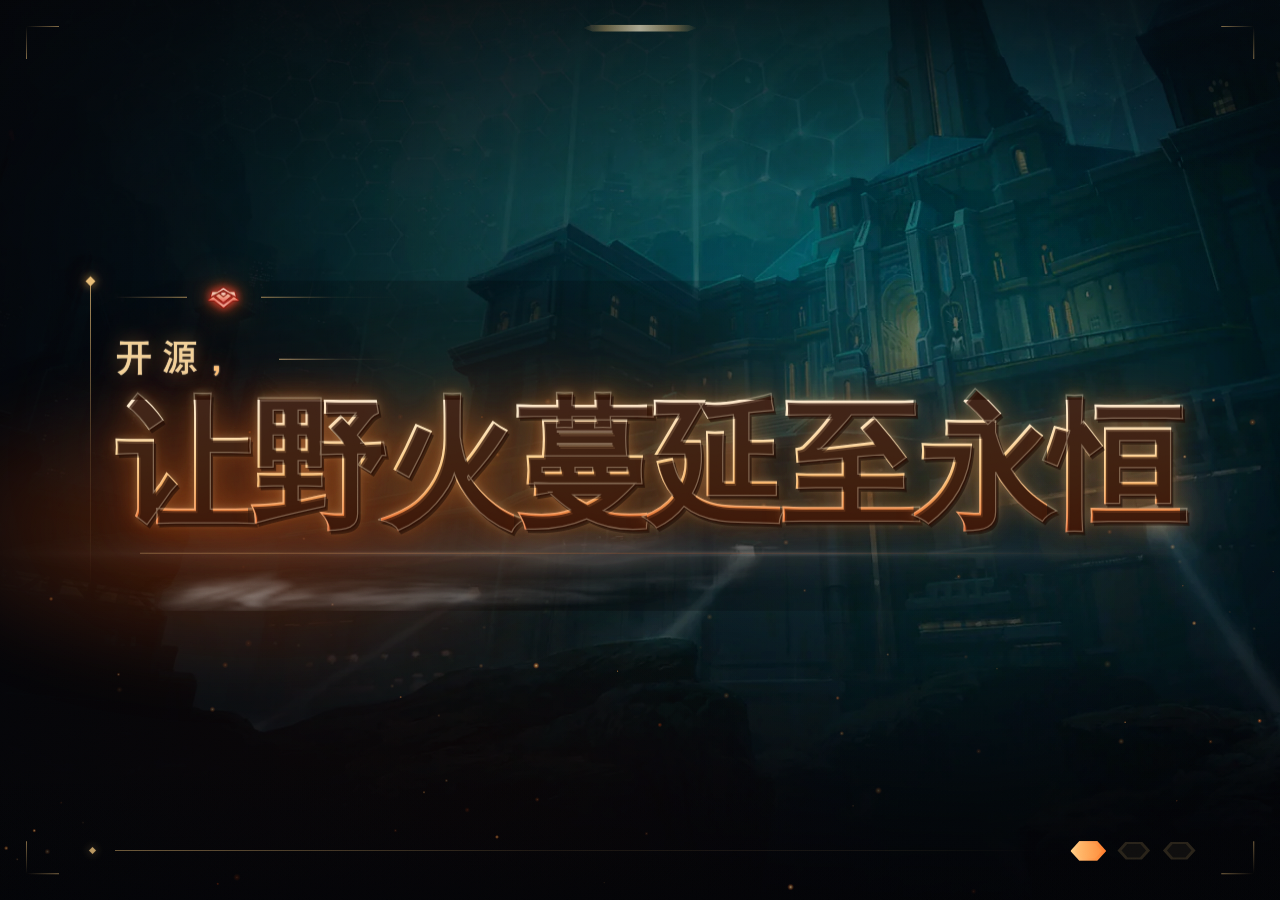
<file: index.html>
<!DOCTYPE html>
<html lang="zh-CN">
<head>
<meta charset="UTF-8">
<meta name="viewport" content="width=device-width, initial-scale=1, viewport-fit=cover">
<meta name="theme-color" content="#06070a">
<meta name="color-scheme" content="dark">
<title>开源，让野火蔓延至永恒</title>
<link rel="icon" type="image/png" href="assets/favicon.png">
<link rel="preload" as="image" href="assets/bg-city.webp">
<link rel="preload" as="font" type="font/ttf" href="assets/wildfire-display.ttf">
<link rel="stylesheet" href="style.css">
</head>
<body>
<canvas class="embers" id="embers" aria-hidden="true"></canvas>
<div class="cursor-light" id="cursorLight" aria-hidden="true"></div>

<div class="stage" id="stage" aria-hidden="true">
  <div class="slides" id="slides">
    <div class="slide slide-city is-live" data-slide="0"></div>
    <div class="slide slide-practice" data-slide="1"></div>
    <div class="slide slide-wildfire" data-slide="2"></div>
  </div>
  <div class="beam"></div>
  <div class="grade"></div>
  <div class="vignette"></div>
</div>

<main class="poster">
  <div class="frame" aria-hidden="true">
    <span class="corner c-tl"></span>
    <span class="corner c-tr"></span>
    <span class="corner c-bl"></span>
    <span class="corner c-br"></span>
    <span class="frame-notch"></span>
  </div>

  <section class="title-wrap" id="titleWrap">
    <div class="heat" aria-hidden="true"></div>
    <div class="light-streak" aria-hidden="true"></div>

    <div class="emblem" aria-hidden="true">
      <span class="emblem-rule left"></span>
      <span class="emblem-core"></span>
      <span class="emblem-rule right"></span>
    </div>

    <h1 class="title" aria-label="开源，让野火蔓延至永恒">
      <span class="eyebrow" aria-hidden="true">
        <span class="eyebrow-text"><span class="glyph" style="--i:0">开</span><span class="glyph" style="--i:1">源</span><span class="glyph glyph-comma" style="--i:2">，</span></span>
      </span>
      <span class="display" aria-hidden="true">
        <span class="part part-a"><span class="glyph" style="--i:3">让</span><span class="glyph" style="--i:4">野</span><span class="glyph" style="--i:5">火</span><span class="glyph" style="--i:6">蔓</span><span class="glyph" style="--i:7">延</span></span><span class="part part-b"><span class="glyph" style="--i:8">至</span><span class="glyph" style="--i:9">永</span><span class="glyph" style="--i:10">恒</span></span>
      </span>
    </h1>

    <div class="emberline" aria-hidden="true"></div>
  </section>

  <div class="hud" id="hud">
    <span class="hud-cap" aria-hidden="true"></span>
    <span class="hud-rail" aria-hidden="true"></span>
    <div class="hud-dots" id="dots" role="group" aria-label="背景切换">
      <button class="hexdot is-live" type="button" data-go="0" aria-label="城市"></button>
      <button class="hexdot" type="button" data-go="1" aria-label="训练场"></button>
      <button class="hexdot" type="button" data-go="2" aria-label="野火"></button>
    </div>
  </div>
</main>

<div class="grain" aria-hidden="true"></div>
<div class="scan" aria-hidden="true"></div>
<div class="curtain" id="curtain" aria-hidden="true"></div>

<script src="main.js"></script>
</body>
</html>
</file>
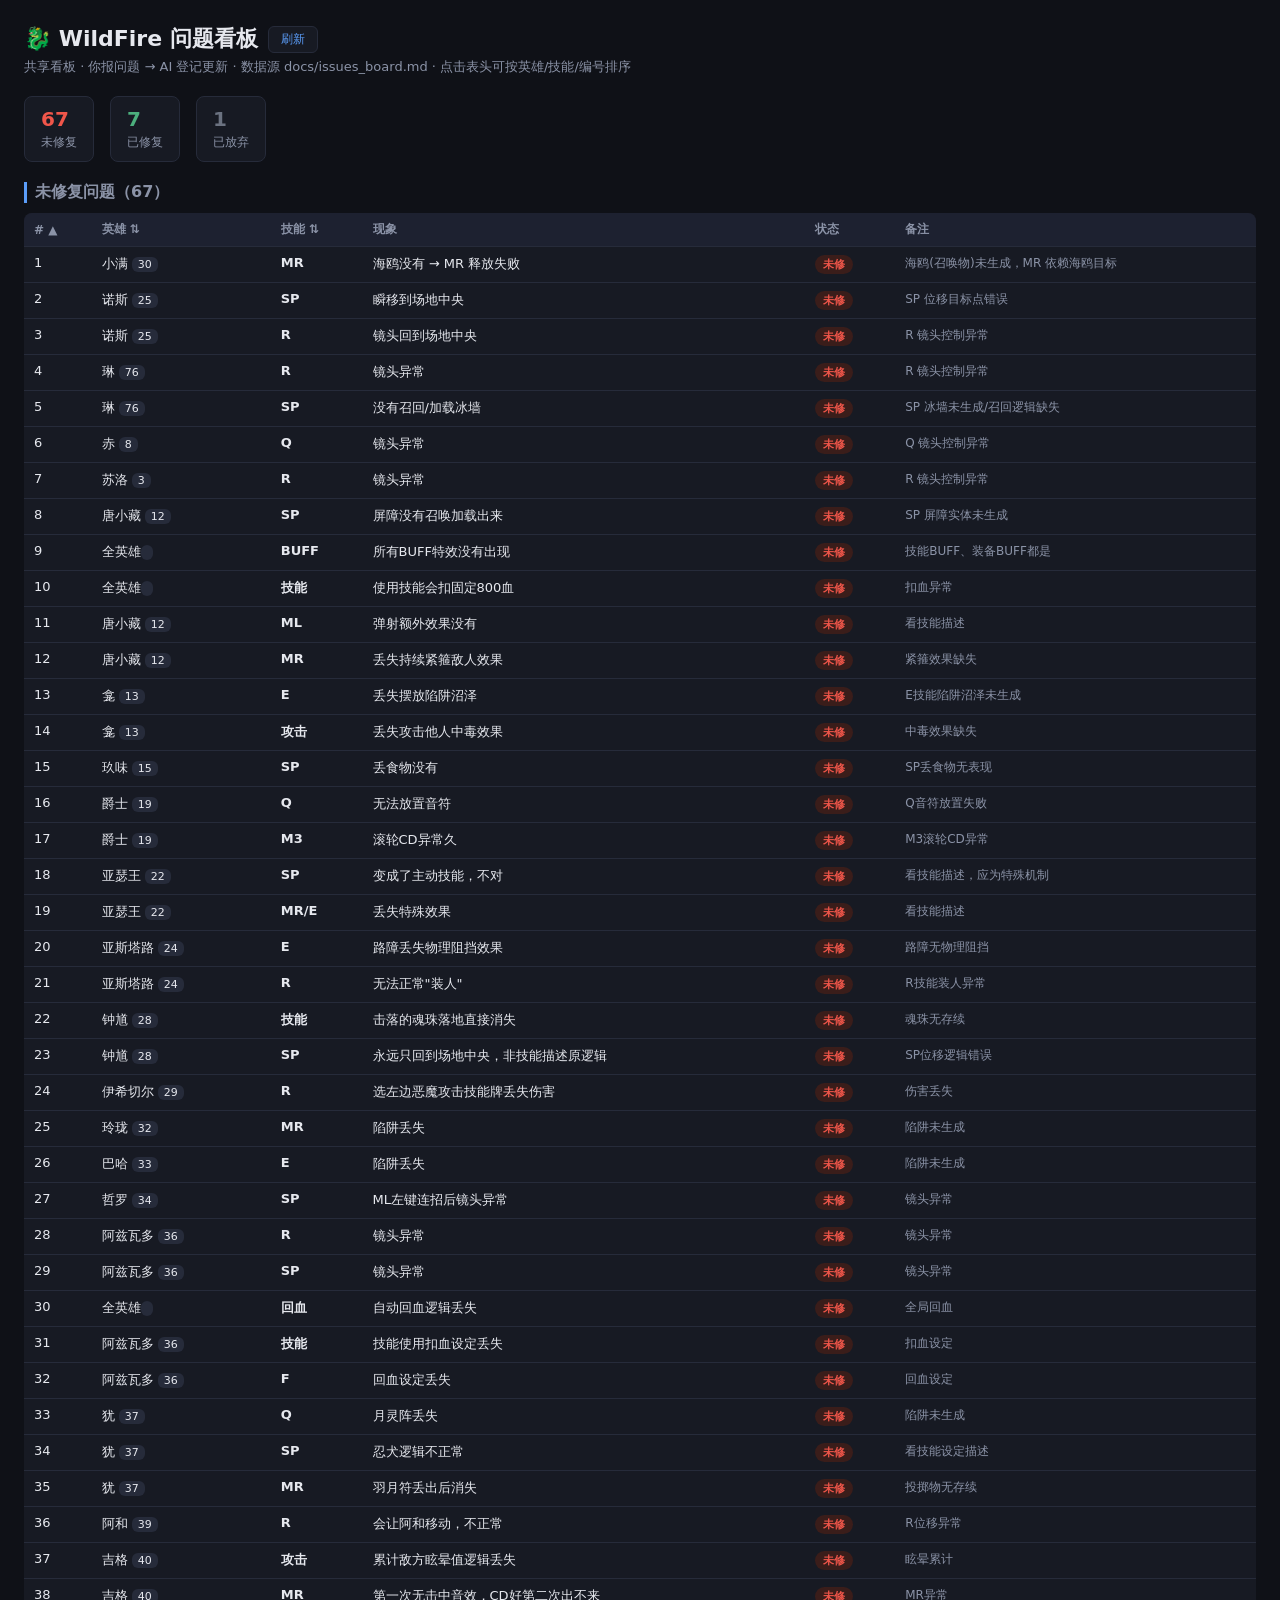
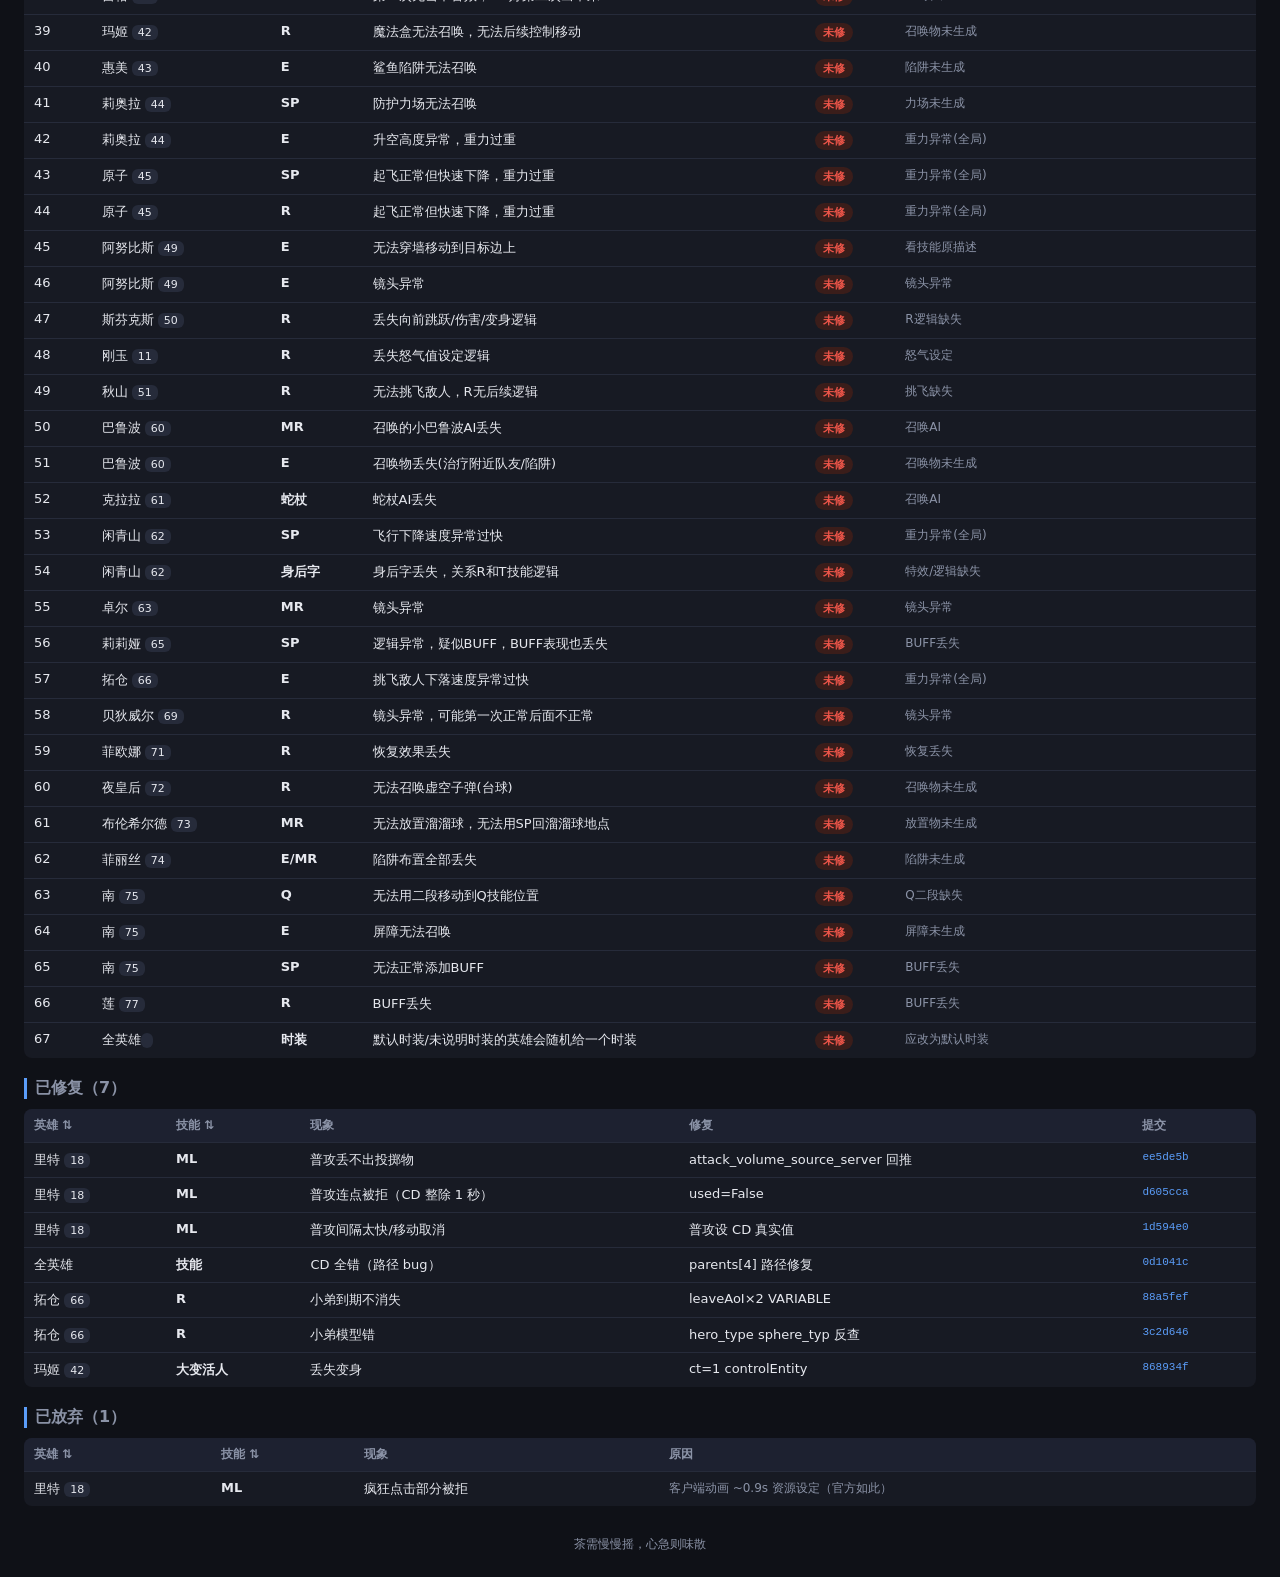
<file: issues_board.html>
<!DOCTYPE html>
<html lang="zh-CN">
<head>
<meta charset="UTF-8">
<meta name="viewport" content="width=device-width, initial-scale=1.0">
<title>WildFire 问题看板</title>
<style>
  :root {
    --bg: #0f1117; --panel: #171a23; --border: #262b3a;
    --text: #e6e8ee; --dim: #8b93a7;
    --red: #f0564a; --amber: #e6a23c; --green: #4caf7d; --blue: #5b9df9; --gray: #6b7280;
  }
  * { margin:0; padding:0; box-sizing:border-box; }
  body { background:var(--bg); color:var(--text); font-family:'Segoe UI',system-ui,'Microsoft YaHei',sans-serif; padding:24px; }
  h1 { font-size:22px; margin-bottom:4px; display:flex; align-items:center; gap:10px; }
  .sub { color:var(--dim); font-size:13px; margin-bottom:20px; }
  .stats { display:flex; gap:16px; margin-bottom:20px; flex-wrap:wrap; }
  .stat { background:var(--panel); border:1px solid var(--border); border-radius:8px; padding:10px 16px; }
  .stat b { font-size:20px; display:block; }
  .stat span { font-size:12px; color:var(--dim); }
  .stat.red b { color:var(--red); } .stat.green b { color:var(--green); } .stat.amber b { color:var(--amber); } .stat.gray b { color:var(--gray); }
  h2 { font-size:16px; margin:20px 0 10px; color:var(--dim); border-left:3px solid var(--blue); padding-left:8px; }
  table { width:100%; border-collapse:collapse; background:var(--panel); border-radius:8px; overflow:hidden; }
  th { background:#1d2130; color:var(--dim); font-size:12px; text-align:left; padding:8px 10px; }
  th.th-sort { cursor:pointer; user-select:none; white-space:nowrap; }
  th.th-sort:hover { color:var(--blue); }
  td { padding:8px 10px; border-top:1px solid var(--border); font-size:13px; vertical-align:top; }
  tr:hover td { background:#1b1f2c; }
  .badge { display:inline-block; padding:2px 8px; border-radius:10px; font-size:11px; font-weight:600; white-space:nowrap; }
  .b-open { background:#3a1d1a; color:var(--red); }
  .b-diag { background:#3a2d14; color:var(--amber); }
  .b-fixing { background:#1d2a45; color:var(--blue); }
  .b-retest { background:#1d3a2a; color:var(--green); }
  .b-done { background:#1d2a22; color:var(--green); }
  .b-drop { background:#262b3a; color:var(--gray); }
  .commit { font-family:monospace; font-size:11px; color:var(--blue); }
  .hero-tag { background:#262b3a; padding:1px 6px; border-radius:6px; font-size:11px; }
  .note { color:var(--dim); font-size:12px; }
  .footer { margin-top:30px; color:var(--dim); font-size:12px; text-align:center; }
  .refresh { float:right; font-size:12px; color:var(--blue); cursor:pointer; border:1px solid var(--border); background:var(--panel); padding:4px 12px; border-radius:6px; }
  .refresh:hover { background:#1d2130; }
</style>
</head>
<body>
<h1>🐉 WildFire 问题看板 <button class="refresh" onclick="location.reload()">刷新</button></h1>
<div class="sub">共享看板 · 你报问题 → AI 登记更新 · 数据源 docs/issues_board.md · 点击表头可按英雄/技能/编号排序</div>

<div class="stats" id="stats"></div>
<div id="board"></div>
<div class="footer">茶需慢慢摇，心急则味散</div>

<script>
// ===== 看板数据（由 AI 登记时同步更新本块） =====
const BOARD = {
  open: [
    {id:1, hero:'小满', hid:30, skill:'MR', desc:'海鸥没有 → MR 释放失败', note:'海鸥(召唤物)未生成，MR 依赖海鸥目标'},
    {id:2, hero:'诺斯', hid:25, skill:'SP', desc:'瞬移到场地中央', note:'SP 位移目标点错误'},
    {id:3, hero:'诺斯', hid:25, skill:'R', desc:'镜头回到场地中央', note:'R 镜头控制异常'},
    {id:4, hero:'琳', hid:76, skill:'R', desc:'镜头异常', note:'R 镜头控制异常'},
    {id:5, hero:'琳', hid:76, skill:'SP', desc:'没有召回/加载冰墙', note:'SP 冰墙未生成/召回逻辑缺失'},
    {id:6, hero:'赤', hid:8, skill:'Q', desc:'镜头异常', note:'Q 镜头控制异常'},
    {id:7, hero:'苏洛', hid:3, skill:'R', desc:'镜头异常', note:'R 镜头控制异常'},
    {id:8, hero:'唐小藏', hid:12, skill:'SP', desc:'屏障没有召唤加载出来', note:'SP 屏障实体未生成'},
    {id:9, hero:'全英雄', hid:'', skill:'BUFF', desc:'所有BUFF特效没有出现', note:'技能BUFF、装备BUFF都是'},
    {id:10, hero:'全英雄', hid:'', skill:'技能', desc:'使用技能会扣固定800血', note:'扣血异常'},
    {id:11, hero:'唐小藏', hid:12, skill:'ML', desc:'弹射额外效果没有', note:'看技能描述'},
    {id:12, hero:'唐小藏', hid:12, skill:'MR', desc:'丢失持续紧箍敌人效果', note:'紧箍效果缺失'},
    {id:13, hero:'龛', hid:13, skill:'E', desc:'丢失摆放陷阱沼泽', note:'E技能陷阱沼泽未生成'},
    {id:14, hero:'龛', hid:13, skill:'攻击', desc:'丢失攻击他人中毒效果', note:'中毒效果缺失'},
    {id:15, hero:'玖味', hid:15, skill:'SP', desc:'丢食物没有', note:'SP丢食物无表现'},
    {id:16, hero:'爵士', hid:19, skill:'Q', desc:'无法放置音符', note:'Q音符放置失败'},
    {id:17, hero:'爵士', hid:19, skill:'M3', desc:'滚轮CD异常久', note:'M3滚轮CD异常'},
    {id:18, hero:'亚瑟王', hid:22, skill:'SP', desc:'变成了主动技能，不对', note:'看技能描述，应为特殊机制'},
    {id:19, hero:'亚瑟王', hid:22, skill:'MR/E', desc:'丢失特殊效果', note:'看技能描述'},
    {id:20, hero:'亚斯塔路', hid:24, skill:'E', desc:'路障丢失物理阻挡效果', note:'路障无物理阻挡'},
    {id:21, hero:'亚斯塔路', hid:24, skill:'R', desc:'无法正常"装人"', note:'R技能装人异常'},
    {id:22, hero:'钟馗', hid:28, skill:'技能', desc:'击落的魂珠落地直接消失', note:'魂珠无存续'},
    {id:23, hero:'钟馗', hid:28, skill:'SP', desc:'永远只回到场地中央，非技能描述原逻辑', note:'SP位移逻辑错误'},
    {id:24, hero:'伊希切尔', hid:29, skill:'R', desc:'选左边恶魔攻击技能牌丢失伤害', note:'伤害丢失'},
    {id:25, hero:'玲珑', hid:32, skill:'MR', desc:'陷阱丢失', note:'陷阱未生成'},
    {id:26, hero:'巴哈', hid:33, skill:'E', desc:'陷阱丢失', note:'陷阱未生成'},
    {id:27, hero:'哲罗', hid:34, skill:'SP', desc:'ML左键连招后镜头异常', note:'镜头异常'},
    {id:28, hero:'阿兹瓦多', hid:36, skill:'R', desc:'镜头异常', note:'镜头异常'},
    {id:29, hero:'阿兹瓦多', hid:36, skill:'SP', desc:'镜头异常', note:'镜头异常'},
    {id:30, hero:'全英雄', hid:'', skill:'回血', desc:'自动回血逻辑丢失', note:'全局回血'},
    {id:31, hero:'阿兹瓦多', hid:36, skill:'技能', desc:'技能使用扣血设定丢失', note:'扣血设定'},
    {id:32, hero:'阿兹瓦多', hid:36, skill:'F', desc:'回血设定丢失', note:'回血设定'},
    {id:33, hero:'犹', hid:37, skill:'Q', desc:'月灵阵丢失', note:'陷阱未生成'},
    {id:34, hero:'犹', hid:37, skill:'SP', desc:'忍犬逻辑不正常', note:'看技能设定描述'},
    {id:35, hero:'犹', hid:37, skill:'MR', desc:'羽月符丢出后消失', note:'投掷物无存续'},
    {id:36, hero:'阿和', hid:39, skill:'R', desc:'会让阿和移动，不正常', note:'R位移异常'},
    {id:37, hero:'吉格', hid:40, skill:'攻击', desc:'累计敌方眩晕值逻辑丢失', note:'眩晕累计'},
    {id:38, hero:'吉格', hid:40, skill:'MR', desc:'第一次无击中音效，CD好第二次出不来', note:'MR异常'},
    {id:39, hero:'玛姬', hid:42, skill:'R', desc:'魔法盒无法召唤，无法后续控制移动', note:'召唤物未生成'},
    {id:40, hero:'惠美', hid:43, skill:'E', desc:'鲨鱼陷阱无法召唤', note:'陷阱未生成'},
    {id:41, hero:'莉奥拉', hid:44, skill:'SP', desc:'防护力场无法召唤', note:'力场未生成'},
    {id:42, hero:'莉奥拉', hid:44, skill:'E', desc:'升空高度异常，重力过重', note:'重力异常(全局)'},
    {id:43, hero:'原子', hid:45, skill:'SP', desc:'起飞正常但快速下降，重力过重', note:'重力异常(全局)'},
    {id:44, hero:'原子', hid:45, skill:'R', desc:'起飞正常但快速下降，重力过重', note:'重力异常(全局)'},
    {id:45, hero:'阿努比斯', hid:49, skill:'E', desc:'无法穿墙移动到目标边上', note:'看技能原描述'},
    {id:46, hero:'阿努比斯', hid:49, skill:'E', desc:'镜头异常', note:'镜头异常'},
    {id:47, hero:'斯芬克斯', hid:50, skill:'R', desc:'丢失向前跳跃/伤害/变身逻辑', note:'R逻辑缺失'},
    {id:48, hero:'刚玉', hid:11, skill:'R', desc:'丢失怒气值设定逻辑', note:'怒气设定'},
    {id:49, hero:'秋山', hid:51, skill:'R', desc:'无法挑飞敌人，R无后续逻辑', note:'挑飞缺失'},
    {id:50, hero:'巴鲁波', hid:60, skill:'MR', desc:'召唤的小巴鲁波AI丢失', note:'召唤AI'},
    {id:51, hero:'巴鲁波', hid:60, skill:'E', desc:'召唤物丢失(治疗附近队友/陷阱)', note:'召唤物未生成'},
    {id:52, hero:'克拉拉', hid:61, skill:'蛇杖', desc:'蛇杖AI丢失', note:'召唤AI'},
    {id:53, hero:'闲青山', hid:62, skill:'SP', desc:'飞行下降速度异常过快', note:'重力异常(全局)'},
    {id:54, hero:'闲青山', hid:62, skill:'身后字', desc:'身后字丢失，关系R和T技能逻辑', note:'特效/逻辑缺失'},
    {id:55, hero:'卓尔', hid:63, skill:'MR', desc:'镜头异常', note:'镜头异常'},
    {id:56, hero:'莉莉娅', hid:65, skill:'SP', desc:'逻辑异常，疑似BUFF，BUFF表现也丢失', note:'BUFF丢失'},
    {id:57, hero:'拓仓', hid:66, skill:'E', desc:'挑飞敌人下落速度异常过快', note:'重力异常(全局)'},
    {id:58, hero:'贝狄威尔', hid:69, skill:'R', desc:'镜头异常，可能第一次正常后面不正常', note:'镜头异常'},
    {id:59, hero:'菲欧娜', hid:71, skill:'R', desc:'恢复效果丢失', note:'恢复丢失'},
    {id:60, hero:'夜皇后', hid:72, skill:'R', desc:'无法召唤虚空子弹(台球)', note:'召唤物未生成'},
    {id:61, hero:'布伦希尔德', hid:73, skill:'MR', desc:'无法放置溜溜球，无法用SP回溜溜球地点', note:'放置物未生成'},
    {id:62, hero:'菲丽丝', hid:74, skill:'E/MR', desc:'陷阱布置全部丢失', note:'陷阱未生成'},
    {id:63, hero:'南', hid:75, skill:'Q', desc:'无法用二段移动到Q技能位置', note:'Q二段缺失'},
    {id:64, hero:'南', hid:75, skill:'E', desc:'屏障无法召唤', note:'屏障未生成'},
    {id:65, hero:'南', hid:75, skill:'SP', desc:'无法正常添加BUFF', note:'BUFF丢失'},
    {id:66, hero:'莲', hid:77, skill:'R', desc:'BUFF丢失', note:'BUFF丢失'},
    {id:67, hero:'全英雄', hid:'', skill:'时装', desc:'默认时装/未说明时装的英雄会随机给一个时装', note:'应改为默认时装'},
  ],
  done: [
    {hero:'里特', hid:18, skill:'ML', desc:'普攻丢不出投掷物', fix:'attack_volume_source_server 回推', commit:'ee5de5b'},
    {hero:'里特', hid:18, skill:'ML', desc:'普攻连点被拒（CD 整除 1 秒）', fix:'used=False', commit:'d605cca'},
    {hero:'里特', hid:18, skill:'ML', desc:'普攻间隔太快/移动取消', fix:'普攻设 CD 真实值', commit:'1d594e0'},
    {hero:'全英雄', hid:'', skill:'技能', desc:'CD 全错（路径 bug）', fix:'parents[4] 路径修复', commit:'0d1041c'},
    {hero:'拓仓', hid:66, skill:'R', desc:'小弟到期不消失', fix:'leaveAoI×2 VARIABLE', commit:'88a5fef'},
    {hero:'拓仓', hid:66, skill:'R', desc:'小弟模型错', fix:'hero_type sphere_typ 反查', commit:'3c2d646'},
    {hero:'玛姬', hid:42, skill:'大变活人', desc:'丢失变身', fix:'ct=1 controlEntity', commit:'868934f'},
  ],
  drop: [
    {hero:'里特', hid:18, skill:'ML', desc:'疯狂点击部分被拒', reason:'客户端动画 ~0.9s 资源设定（官方如此）'},
  ]
};

function badge(status) {
  const map = {open:'未修', diag:'诊断中', fixing:'修复中', retest:'待复测', done:'已修复', drop:'已放弃'};
  const cls = {open:'b-open', diag:'b-diag', fixing:'b-fixing', retest:'b-retest', done:'b-done', drop:'b-drop'};
  return '<span class="badge ' + cls[status] + '">' + map[status] + '</span>';
}

// ===== 排序 =====
// key: id | hero | hid | skill ; dir: 1 升序, -1 降序
let sortState = { key: 'id', dir: 1 };

function _heroHid(r) { return parseInt(r.hid) || 0; }

function _cmp(a, b, key) {
  if (key === 'hero') return String(a.hero||'').localeCompare(String(b.hero||''), 'zh-Hans-CN') || (_heroHid(a) - _heroHid(b));
  if (key === 'hid') return _heroHid(a) - _heroHid(b);
  if (key === 'skill') return String(a.skill||'').localeCompare(String(b.skill||''), 'zh-Hans-CN');
  return (a.id || 0) - (b.id || 0);
}

function sortRows(list) {
  const arr = list.slice();
  arr.sort(function(a, b) { return _cmp(a, b, sortState.key) * sortState.dir; });
  return arr;
}

function setSort(key) {
  if (sortState.key === key) { sortState.dir = -sortState.dir; }
  else { sortState.key = key; sortState.dir = 1; }
  render();
}

function thSort(key, label) {
  const arrow = sortState.key === key ? (sortState.dir === 1 ? ' ▲' : ' ▼') : ' ⇅';
  return '<th class="th-sort" onclick="setSort(\'' + key + '\')" title="点击排序">' + label + arrow + '</th>';
}

function render() {
  const stats = document.getElementById('stats');
  stats.innerHTML =
    '<div class="stat red"><b>' + BOARD.open.length + '</b><span>未修复</span></div>' +
    '<div class="stat green"><b>' + BOARD.done.length + '</b><span>已修复</span></div>' +
    '<div class="stat gray"><b>' + BOARD.drop.length + '</b><span>已放弃</span></div>';

  const b = document.getElementById('board');
  let html = '<h2>未修复问题（' + BOARD.open.length + '）</h2>';
  html += '<table><tr>' + thSort('id', '#') + thSort('hero', '英雄') + thSort('skill', '技能') + '<th>现象</th><th>状态</th><th>备注</th></tr>';
  sortRows(BOARD.open).forEach(r => {
    html += '<tr><td>' + r.id + '</td><td>' + r.hero + ' <span class="hero-tag">' + r.hid + '</span></td>' +
      '<td><b>' + r.skill + '</b></td><td>' + r.desc + '</td>' +
      '<td>' + badge('open') + '</td><td class="note">' + (r.note||'') + '</td></tr>';
  });
  html += '</table>';

  html += '<h2>已修复（' + BOARD.done.length + '）</h2>';
  html += '<table><tr>' + thSort('hero', '英雄') + thSort('skill', '技能') + '<th>现象</th><th>修复</th><th>提交</th></tr>';
  sortRows(BOARD.done).forEach(r => {
    html += '<tr><td>' + r.hero + (r.hid?' <span class="hero-tag">'+r.hid+'</span>':'') + '</td>' +
      '<td><b>' + r.skill + '</b></td><td>' + r.desc + '</td><td>' + r.fix + '</td>' +
      '<td class="commit">' + (r.commit||'') + '</td></tr>';
  });
  html += '</table>';

  html += '<h2>已放弃（' + BOARD.drop.length + '）</h2>';
  html += '<table><tr>' + thSort('hero', '英雄') + thSort('skill', '技能') + '<th>现象</th><th>原因</th></tr>';
  sortRows(BOARD.drop).forEach(r => {
    html += '<tr><td>' + r.hero + ' <span class="hero-tag">' + r.hid + '</span></td>' +
      '<td><b>' + r.skill + '</b></td><td>' + r.desc + '</td><td class="note">' + r.reason + '</td></tr>';
  });
  html += '</table>';

  b.innerHTML = html;
}
render();
</script>
</body>
</html>
</file>
<file: style.css>
@font-face {
  font-family: "WildFire Display";
  src: url("assets/wildfire-display.ttf") format("truetype");
  font-style: normal;
  font-weight: 400;
  font-display: swap;
}

:root {
  --font-game: "WildFire Display", "Noto Sans SC", "Microsoft YaHei", sans-serif;
  --font-serif: "Noto Serif SC", "Source Han Serif SC", "Songti SC", "STSong", "SimSun", serif;
  --gold: #e8bd77;
  --gold-hi: #fff1ce;
  --ember: #ff6a1d;
  --blood: #a92510;
  --ink: #05060a;
  --edge: rgba(232, 189, 119, 0.52);
  --ease-out: cubic-bezier(0.16, 1, 0.3, 1);
  --slide-ms: 9000ms;
  --mx: 0;
  --my: 0;
}

* {
  box-sizing: border-box;
}

html,
body {
  width: 100%;
  height: 100%;
  margin: 0;
}

html {
  background: #05060a;
}

body {
  position: relative;
  overflow: hidden;
  background: #05060a;
  color: var(--gold-hi);
  font-family: var(--font-game);
  -webkit-font-smoothing: antialiased;
  -moz-osx-font-smoothing: grayscale;
  text-rendering: geometricPrecision;
  overscroll-behavior: none;
  touch-action: manipulation;
}

body.is-locked {
  cursor: default;
}

button {
  font: inherit;
}

/* ------------------------------------------------------------------ */
/*  Cinematic background                                              */
/* ------------------------------------------------------------------ */

.stage {
  position: fixed;
  inset: 0;
  z-index: 0;
  overflow: hidden;
  background: #05060a;
}

.slides {
  position: absolute;
  inset: -3%;
  translate: calc(var(--mx) * -10px) calc(var(--my) * -8px);
  transition: translate 900ms cubic-bezier(0.2, 0.8, 0.2, 1);
  will-change: translate;
}

.slide {
  position: absolute;
  inset: 0;
  opacity: 0;
  background-position: center;
  background-size: cover;
  background-repeat: no-repeat;
  filter: saturate(1.02) contrast(1.05) brightness(1.08);
  transform-origin: 52% 48%;
  animation: drift 28s ease-in-out infinite alternate;
  animation-play-state: paused;
  transition: opacity 1800ms cubic-bezier(0.4, 0, 0.2, 1), filter 1800ms ease;
  will-change: opacity, transform;
}

.slide::after {
  content: "";
  position: absolute;
  inset: 0;
  pointer-events: none;
}

.slide.is-live {
  opacity: 1;
  animation-play-state: running;
}

.slide-city {
  background-image: url("assets/bg-city.webp");
  background-position: 56% 50%;
  animation-delay: -4s;
}

.slide-city::after {
  background: radial-gradient(90% 85% at 66% 42%, rgba(17, 130, 132, 0.3), transparent 70%);
  mix-blend-mode: screen;
}

.slide-practice {
  background-image: url("assets/bg-practice.webp");
  background-position: 50% 54%;
  animation-delay: -12s;
}

.slide-practice::after {
  background: radial-gradient(80% 75% at 52% 38%, rgba(94, 71, 28, 0.18), transparent 72%);
  mix-blend-mode: screen;
}

.slide-wildfire {
  background-image: url("assets/bg-wildfire.webp");
  background-position: 53% 42%;
  animation-delay: -20s;
}

.slide-wildfire::after {
  background: radial-gradient(90% 85% at 58% 38%, rgba(155, 47, 12, 0.2), transparent 70%);
  mix-blend-mode: screen;
}

.grade {
  position: absolute;
  inset: 0;
  pointer-events: none;
  background:
    linear-gradient(90deg, rgba(4, 5, 9, 0.9) 0%, rgba(4, 5, 9, 0.62) 27%, rgba(4, 5, 9, 0.18) 56%, rgba(4, 5, 9, 0) 77%, rgba(4, 5, 9, 0.26) 100%),
    linear-gradient(0deg, rgba(4, 5, 9, 0.91) 0%, rgba(4, 5, 9, 0.16) 31%, transparent 54%),
    linear-gradient(180deg, rgba(4, 5, 9, 0.72) 0%, rgba(4, 5, 9, 0.06) 22%, transparent 37%),
    radial-gradient(72% 58% at 20% 100%, rgba(255, 82, 8, 0.2), transparent 70%);
}

.vignette {
  position: absolute;
  inset: 0;
  pointer-events: none;
  background:
    radial-gradient(125% 108% at 48% 48%, transparent 42%, rgba(2, 3, 6, 0.22) 70%, rgba(2, 3, 6, 0.72) 100%),
    linear-gradient(0deg, rgba(2, 3, 6, 0.36), transparent 18%);
}

.beam {
  position: absolute;
  top: -35%;
  left: -45%;
  width: 40vw;
  height: 170%;
  pointer-events: none;
  background: linear-gradient(90deg, transparent, rgba(255, 222, 170, 0.13) 48%, rgba(255, 176, 96, 0.05) 56%, transparent);
  filter: blur(38px);
  transform: rotate(19deg);
  animation: beam 17s linear infinite;
  mix-blend-mode: screen;
}

@keyframes drift {
  from {
    transform: scale(1.045) translate3d(0, 0, 0);
  }
  to {
    transform: scale(1.155) translate3d(-1.4%, -1.1%, 0);
  }
}

@keyframes beam {
  0% {
    transform: translate3d(0, 0, 0) rotate(19deg);
    opacity: 0;
  }
  14% {
    opacity: 0.85;
  }
  62% {
    opacity: 0.5;
  }
  100% {
    transform: translate3d(185vw, 0, 0) rotate(19deg);
    opacity: 0;
  }
}

/* ------------------------------------------------------------------ */
/*  Embers + cursor light                                             */
/* ------------------------------------------------------------------ */

.embers {
  position: fixed;
  inset: 0;
  z-index: 2;
  width: 100%;
  height: 100%;
  pointer-events: none;
  mix-blend-mode: screen;
}

.cursor-light {
  position: fixed;
  top: 0;
  left: 0;
  z-index: 1;
  width: 720px;
  height: 720px;
  margin: -360px 0 0 -360px;
  border-radius: 50%;
  pointer-events: none;
  opacity: 0;
  background: radial-gradient(circle, rgba(255, 167, 79, 0.16) 0%, rgba(255, 100, 20, 0.06) 34%, transparent 68%);
  transform: translate3d(var(--cx, 50vw), var(--cy, 50vh), 0);
  transition: opacity 600ms ease;
  will-change: transform;
}

body.has-pointer .cursor-light {
  opacity: 1;
}

/* ------------------------------------------------------------------ */
/*  Poster chrome                                                     */
/* ------------------------------------------------------------------ */

.poster {
  position: fixed;
  inset: 0;
  z-index: 3;
  padding: clamp(28px, 4.2vw, 70px) clamp(22px, 6vw, 108px);
  pointer-events: none;
}

.frame {
  position: absolute;
  inset: clamp(14px, 2vw, 30px);
  pointer-events: none;
  opacity: 0.72;
}

.corner {
  position: absolute;
  width: clamp(20px, 2.6vw, 38px);
  height: clamp(20px, 2.6vw, 38px);
  filter: drop-shadow(0 0 9px rgba(232, 189, 119, 0.15));
}

.corner::before,
.corner::after {
  content: "";
  position: absolute;
  background: linear-gradient(90deg, transparent, rgba(232, 189, 119, 0.76));
}

.corner::before {
  top: 0;
  left: 0;
  width: 100%;
  height: 1px;
}

.corner::after {
  top: 0;
  left: 0;
  width: 1px;
  height: 100%;
  background: linear-gradient(180deg, transparent, rgba(232, 189, 119, 0.76));
}

.c-tl {
  top: 0;
  left: 0;
}

.c-tr {
  top: 0;
  right: 0;
  transform: scaleX(-1);
}

.c-bl {
  bottom: 0;
  left: 0;
  transform: scaleY(-1);
}

.c-br {
  right: 0;
  bottom: 0;
  transform: scale(-1);
}

.frame-notch {
  position: absolute;
  top: -1px;
  left: 50%;
  width: clamp(76px, 9vw, 150px);
  height: 7px;
  transform: translateX(-50%);
  background:
    linear-gradient(90deg, transparent, rgba(232, 189, 119, 0.5) 20%, rgba(255, 241, 206, 0.9) 50%, rgba(232, 189, 119, 0.5) 80%, transparent);
  clip-path: polygon(0 50%, 10px 0, calc(100% - 10px) 0, 100% 50%, calc(100% - 10px) 100%, 10px 100%);
  filter: drop-shadow(0 0 8px rgba(255, 190, 110, 0.5));
}

/* ------------------------------------------------------------------ */
/*  Title composition                                                 */
/* ------------------------------------------------------------------ */

.title-wrap {
  position: absolute;
  top: 49.5%;
  left: clamp(30px, 7vw, 132px);
  right: clamp(22px, 6vw, 100px);
  translate: calc(var(--mx, 0) * 7px) calc(var(--my, 0) * 5px);
  transform: translateY(-50%);
  padding-left: clamp(14px, 1.9vw, 28px);
  border-left: 1px solid transparent;
  border-image: linear-gradient(180deg, rgba(232, 189, 119, 0.75), rgba(232, 189, 119, 0.16) 52%, transparent 94%) 1;
  background: radial-gradient(72% 108% at 36% 55%, rgba(3, 4, 8, 0.56) 0%, rgba(3, 4, 8, 0.33) 42%, rgba(3, 4, 8, 0.08) 64%, transparent 82%);
  transition: translate 800ms cubic-bezier(0.2, 0.8, 0.2, 1);
  will-change: translate;
  animation: titleFade 1700ms var(--ease-out) 120ms both;
}

.title-wrap::before {
  content: "";
  position: absolute;
  top: -3px;
  left: -4px;
  width: 7px;
  height: 7px;
  background: var(--gold);
  transform: rotate(45deg);
  box-shadow: 0 0 10px rgba(255, 184, 92, 0.85), 0 0 26px rgba(255, 110, 20, 0.45);
  animation: markPulse 3.6s ease-in-out infinite;
}

.heat {
  position: absolute;
  z-index: -2;
  top: -18%;
  left: -12%;
  width: 86%;
  height: 145%;
  pointer-events: none;
  background:
    radial-gradient(55% 48% at 30% 64%, rgba(255, 98, 18, 0.32), transparent 70%),
    radial-gradient(38% 38% at 58% 50%, rgba(255, 167, 70, 0.18), transparent 72%);
  filter: blur(28px);
  animation: heat 7s ease-in-out infinite alternate;
}

.light-streak {
  position: absolute;
  z-index: 0;
  left: -1%;
  bottom: 3%;
  width: min(92%, 1180px);
  height: clamp(72px, 7.5vw, 132px);
  pointer-events: none;
  background: url("assets/ui-bd.webp") center / 100% 100% no-repeat;
  opacity: 0.16;
  filter: brightness(1.6) saturate(1.2);
  transform: scaleX(1.25);
  animation: streakPulse 5.5s ease-in-out infinite alternate;
}

.emblem {
  display: flex;
  align-items: center;
  gap: clamp(9px, 1.2vw, 16px);
  width: max-content;
  margin: 0 0 clamp(17px, 2.8vh, 30px);
  opacity: 0.94;
}

.emblem-rule {
  width: clamp(28px, 5.6vw, 92px);
  height: 1px;
}

.emblem-rule.left {
  background: linear-gradient(90deg, transparent, rgba(232, 189, 119, 0.75));
}

.emblem-rule.right {
  width: clamp(56px, 11vw, 190px);
  background: linear-gradient(90deg, rgba(232, 189, 119, 0.75), rgba(232, 189, 119, 0.08), transparent);
}

.emblem-core {
  flex: none;
  width: clamp(30px, 3.4vw, 46px);
  height: clamp(24px, 2.7vw, 36px);
  background: url("assets/ui-hz_h.webp") center / contain no-repeat;
  filter: drop-shadow(0 0 7px rgba(255, 86, 22, 0.8)) drop-shadow(0 0 22px rgba(255, 118, 30, 0.36));
  animation: emblem 3.2s ease-in-out infinite;
}

.title {
  position: relative;
  z-index: 1;
  margin: 0;
  font-weight: 400;
  text-align: left;
}

.eyebrow {
  display: flex;
  align-items: center;
  width: max-content;
  max-width: 100%;
  margin: 0 0 clamp(14px, 2.4vh, 26px);
  font-family: var(--font-game);
  font-size: clamp(21px, 2.95vw, 43px);
  font-weight: 400;
  line-height: 1;
  color: #f3d39a;
  text-shadow:
    0 0 1px rgba(255, 245, 218, 0.9),
    0 0 18px rgba(255, 177, 83, 0.42),
    0 0 48px rgba(255, 84, 10, 0.2);
}

.eyebrow::after {
  content: "";
  display: block;
  width: clamp(44px, 9vw, 160px);
  height: 1px;
  margin-left: clamp(14px, 2vw, 30px);
  background: linear-gradient(90deg, rgba(255, 211, 150, 0.72), rgba(232, 189, 119, 0.12) 52%, transparent);
  box-shadow: 0 0 10px rgba(255, 180, 90, 0.16);
}

.eyebrow-text {
  display: inline-flex;
  align-items: baseline;
  letter-spacing: 0.24em;
  white-space: nowrap;
}

.glyph-comma {
  margin-left: -0.04em;
  color: #ffc47a;
  text-shadow:
    0 0 2px rgba(255, 241, 206, 0.95),
    0 0 20px rgba(255, 138, 35, 0.65),
    0 0 55px rgba(255, 63, 0, 0.35);
  animation: commaFlicker 4.2s ease-in-out infinite;
}

.display {
  position: relative;
  display: block;
  max-width: 100%;
  font-family: var(--font-serif);
  font-size: min(10.8vw, 16.4vh);
  font-weight: 900;
  line-height: 0.94;
  letter-spacing: -0.045em;
  white-space: nowrap;
  text-align: left;
  filter: drop-shadow(0 0 20px rgba(255, 120, 35, 0.24)) drop-shadow(0 0 70px rgba(255, 60, 0, 0.12));
}

.part {
  display: inline-block;
  white-space: nowrap;
}

.part-b {
  margin-left: 0;
}

.display .glyph {
  display: inline-block;
  position: relative;
  margin: 0;
  padding: 0.02em 0.004em 0.075em;
  color: transparent;
  background-image:
    linear-gradient(105deg, rgba(255, 255, 255, 0) 36%, rgba(255, 248, 225, 0.28) 45%, rgba(255, 255, 255, 0.52) 50%, rgba(255, 241, 200, 0.2) 56%, rgba(255, 255, 255, 0) 66%),
    linear-gradient(180deg, #fffbf3 0%, #fff0cd 18%, #ffd995 36%, #f7ad5e 54%, #eb6c2c 72%, #c73a16 88%, #8e230c 100%);
  background-size: 260% 100%, 100% 118%;
  background-position: 220% 0, 50% 22%;
  background-repeat: no-repeat, no-repeat;
  -webkit-background-clip: text;
  background-clip: text;
  -webkit-text-stroke: 0.009em rgba(255, 238, 204, 0.34);
  text-shadow:
    0.01em 0.016em 0 rgba(45, 14, 4, 0.76),
    0.021em 0.032em 0 rgba(24, 7, 2, 0.56),
    0 0 0.07em rgba(255, 220, 160, 0.3),
    0 0 0.18em rgba(255, 122, 30, 0.22);
  vertical-align: baseline;
  transform-origin: 50% 100%;
  animation:
    glyphIn 1350ms var(--ease-out) both,
    glyphSheen 8600ms linear infinite;
  animation-delay: calc(180ms + var(--i) * 62ms), calc(var(--i) * 120ms);
}

/* A border-free specular rail above the large type. */
.display::after {
  content: "";
  display: block;
  position: absolute;
  left: 0.18em;
  right: 0.2em;
  bottom: -0.08em;
  height: 1px;
  background: linear-gradient(90deg, rgba(232, 189, 119, 0.74), rgba(255, 94, 17, 0.4) 52%, transparent 96%);
  opacity: 0.5;
  pointer-events: none;
}

.emberline {
  position: relative;
  z-index: 1;
  width: min(70%, 900px);
  height: clamp(34px, 4.5vw, 66px);
  margin-top: clamp(4px, 1.2vh, 14px);
  margin-left: -0.4%;
  pointer-events: none;
  background-image: url("assets/fire-line-strip.webp");
  background-repeat: no-repeat;
  background-size: 2800% 100%;
  background-position: 0 50%;
  opacity: 0.62;
  filter: saturate(1.35) brightness(1.3);
  -webkit-mask-image: linear-gradient(90deg, transparent, #000 6%, #000 86%, transparent);
  mask-image: linear-gradient(90deg, transparent, #000 6%, #000 86%, transparent);
  animation:
    fireLine 2000ms steps(27) infinite,
    emberPulse 3.6s ease-in-out infinite alternate;
}

/* ------------------------------------------------------------------ */
/*  Bottom HUD                                                        */
/* ------------------------------------------------------------------ */

.hud {
  position: absolute;
  right: clamp(26px, 6.6vw, 120px);
  bottom: clamp(26px, 4.5vh, 54px);
  left: clamp(30px, 7vw, 132px);
  display: flex;
  align-items: center;
  gap: clamp(12px, 1.6vw, 22px);
  pointer-events: none;
}

.hud-cap {
  flex: none;
  width: 5px;
  height: 5px;
  background: var(--gold);
  transform: rotate(45deg);
  opacity: 0.8;
  box-shadow: 0 0 8px rgba(232, 189, 119, 0.55);
}

.hud-rail {
  flex: 1;
  height: 1px;
  background:
    linear-gradient(90deg, rgba(232, 189, 119, 0.46), rgba(232, 189, 119, 0.1) 46%, rgba(232, 189, 119, 0.08) 82%, transparent);
}

.hud-dots {
  display: flex;
  align-items: center;
  gap: clamp(8px, 1vw, 14px);
  margin-left: auto;
  pointer-events: auto;
}

.hexdot {
  position: relative;
  width: clamp(22px, 2.55vw, 36px);
  height: clamp(12px, 1.4vw, 19px);
  padding: 0;
  border: 0;
  background: rgba(232, 189, 119, 0.17);
  clip-path: polygon(25% 0, 75% 0, 100% 50%, 75% 100%, 25% 100%, 0 50%);
  cursor: pointer;
  transition: background 400ms ease, filter 400ms ease, transform 400ms ease;
  -webkit-tap-highlight-color: transparent;
}

.hexdot::after {
  content: "";
  position: absolute;
  inset: 2px 4px;
  background: rgba(6, 7, 10, 0.72);
  clip-path: polygon(25% 0, 75% 0, 100% 50%, 75% 100%, 25% 100%, 0 50%);
  transition: background 400ms ease;
}

.hexdot:hover {
  background: rgba(232, 189, 119, 0.45);
  transform: scale(1.08);
}

.hexdot:focus-visible {
  outline: 1px solid var(--gold-hi);
  outline-offset: 4px;
}

.hexdot.is-live {
  background: linear-gradient(90deg, #ffcf87, #ff7a29);
  filter: drop-shadow(0 0 7px rgba(255, 108, 24, 0.8)) drop-shadow(0 0 18px rgba(255, 68, 0, 0.32));
  transform: scale(1.1);
}

.hexdot.is-live::after {
  background: rgba(255, 177, 89, 0.25);
}

/* ------------------------------------------------------------------ */
/*  Texture / overlays                                                */
/* ------------------------------------------------------------------ */

.grain,
.scan {
  position: fixed;
  inset: 0;
  z-index: 5;
  pointer-events: none;
}

.grain {
  opacity: 0.075;
  mix-blend-mode: overlay;
  background-image: url("data:image/svg+xml,%3Csvg xmlns='http://www.w3.org/2000/svg' width='180' height='180'%3E%3Cfilter id='n'%3E%3CfeTurbulence type='fractalNoise' baseFrequency='.82' numOctaves='3' stitchTiles='stitch'/%3E%3C/filter%3E%3Crect width='100%25' height='100%25' filter='url(%23n)' opacity='.55'/%3E%3C/svg%3E");
  background-size: 180px 180px;
  animation: grain 1.4s steps(4) infinite;
}

.scan {
  z-index: 4;
  opacity: 0.24;
  background: repeating-linear-gradient(
    0deg,
    rgba(255, 255, 255, 0.026) 0,
    rgba(255, 255, 255, 0.026) 1px,
    transparent 1px,
    transparent 3px
  );
  mix-blend-mode: soft-light;
}

.curtain {
  position: fixed;
  inset: 0;
  z-index: 20;
  pointer-events: none;
  background: #040508;
  animation: curtain 1400ms cubic-bezier(0.6, 0, 0.2, 1) 80ms both;
}

/* ------------------------------------------------------------------ */
/*  Keyframes                                                         */
/* ------------------------------------------------------------------ */

@keyframes titleFade {
  from {
    opacity: 0;
    transform: translateY(calc(-50% + 16px));
  }
  to {
    opacity: 1;
    transform: translateY(-50%);
  }
}

@keyframes glyphIn {
  0% {
    opacity: 0;
    transform: translate3d(0, 0.38em, 0) scale(0.97);
    filter: blur(16px);
  }
  58% {
    opacity: 1;
    filter: blur(0.4px);
  }
  100% {
    opacity: 1;
    transform: translate3d(0, 0, 0) scale(1);
    filter: blur(0);
  }
}

@keyframes glyphSheen {
  0%,
  56% {
    background-position: 220% 0, 50% 22%;
  }
  74%,
  100% {
    background-position: -120% 0, 50% 22%;
  }
}

@keyframes heat {
  from {
    opacity: 0.62;
    transform: translate3d(-1.5%, 1%, 0) scale(1);
  }
  to {
    opacity: 1;
    transform: translate3d(1.5%, -1.5%, 0) scale(1.06);
  }
}

@keyframes streakPulse {
  from {
    opacity: 0.12;
    transform: scaleX(1.18);
  }
  to {
    opacity: 0.28;
    transform: scaleX(1.3);
  }
}

@keyframes fireLine {
  from {
    background-position: 0 50%;
  }
  to {
    background-position: 100% 50%;
  }
}

@keyframes emberPulse {
  from {
    opacity: 0.42;
  }
  to {
    opacity: 0.82;
  }
}

@keyframes emblem {
  0%,
  100% {
    transform: scale(1);
    opacity: 0.82;
  }
  50% {
    transform: scale(1.09);
    opacity: 1;
  }
}

@keyframes markPulse {
  0%,
  100% {
    box-shadow: 0 0 7px rgba(255, 184, 92, 0.6), 0 0 18px rgba(255, 110, 20, 0.28);
  }
  50% {
    box-shadow: 0 0 12px rgba(255, 204, 126, 0.95), 0 0 34px rgba(255, 97, 13, 0.5);
  }
}

@keyframes commaFlicker {
  0%,
  100% {
    opacity: 1;
  }
  48% {
    opacity: 0.74;
  }
  52% {
    opacity: 1;
  }
  73% {
    opacity: 0.82;
  }
}

@keyframes grain {
  0% {
    transform: translate3d(0, 0, 0);
  }
  25% {
    transform: translate3d(-3%, 2%, 0);
  }
  50% {
    transform: translate3d(2%, -3%, 0);
  }
  75% {
    transform: translate3d(3%, 3%, 0);
  }
  100% {
    transform: translate3d(0, 0, 0);
  }
}

@keyframes curtain {
  0% {
    opacity: 1;
  }
  100% {
    opacity: 0;
    visibility: hidden;
  }
}

/* ------------------------------------------------------------------ */
/*  Responsive                                                        */
/* ------------------------------------------------------------------ */

@media (max-width: 900px) {
  .title-wrap {
    top: 50.5%;
    left: clamp(22px, 6.4vw, 58px);
    right: clamp(18px, 4.8vw, 44px);
    padding-left: clamp(11px, 1.8vw, 18px);
  }

  .display {
    font-size: min(16.6vw, 13.2vh);
    line-height: 0.92;
    letter-spacing: -0.055em;
    white-space: normal;
  }

  .part {
    display: block;
  }

  .part-b {
    margin-left: 0.55em;
  }

  .eyebrow {
    font-size: clamp(20px, 5.2vw, 30px);
    margin-bottom: clamp(12px, 1.8vh, 18px);
  }

  .eyebrow::after {
    width: clamp(34px, 12vw, 90px);
    margin-left: 14px;
  }

  .light-streak {
    bottom: 1.5%;
    width: 108%;
    height: clamp(54px, 13vw, 84px);
  }

  .emberline {
    width: 86%;
    height: clamp(28px, 8vw, 46px);
  }

  .hud {
    right: clamp(22px, 6.4vw, 58px);
    left: clamp(22px, 6.4vw, 58px);
    bottom: clamp(20px, 3.4vh, 34px);
  }
}

@media (max-width: 560px) {
  .title-wrap {
    top: 50%;
  }

  .display {
    font-size: min(16.2vw, 12vh);
    letter-spacing: -0.062em;
  }

  .part-b {
    margin-left: 0.4em;
  }

  .eyebrow {
    letter-spacing: 0.18em;
  }

  .eyebrow::after {
    display: none;
  }

  .emblem {
    margin-bottom: 15px;
  }

  .emblem-rule.left {
    width: 24px;
  }

  .emblem-rule.right {
    width: 48px;
  }

  .heat {
    left: -35%;
    width: 150%;
  }

  .hud-rail {
    background: linear-gradient(90deg, rgba(232, 189, 119, 0.4), rgba(232, 189, 119, 0.05) 80%, transparent);
  }
}

@media (max-height: 520px) and (orientation: landscape) {
  .title-wrap {
    top: 51%;
  }

  .emblem {
    margin-bottom: 8px;
    transform: scale(0.8);
    transform-origin: left center;
  }

  .eyebrow {
    font-size: clamp(15px, 3.1vh, 22px);
    margin-bottom: 8px;
  }

  .display {
    font-size: min(9.4vw, 22vh);
    line-height: 0.9;
  }

  .emberline {
    height: 24px;
    margin-top: 0;
  }

  .hud {
    bottom: 14px;
  }
}

@media (min-width: 1700px) {
  .title-wrap {
    top: 50%;
  }

  .display {
    font-size: min(10.4vw, 16.2vh);
  }
}

@media (prefers-reduced-motion: reduce) {
  *,
  *::before,
  *::after {
    animation-duration: 0.001ms !important;
    animation-delay: 0ms !important;
    animation-iteration-count: 1 !important;
    transition-duration: 0.001ms !important;
  }

  .embers,
  .cursor-light,
  .beam,
  .grain {
    display: none !important;
  }

  .slide {
    animation: none !important;
  }

  .slide:not(.is-live) {
    opacity: 0 !important;
  }

  .curtain {
    display: none !important;
  }

  .display {
    filter: drop-shadow(0 0 24px rgba(255, 128, 40, 0.2));
  }
}
</file>
